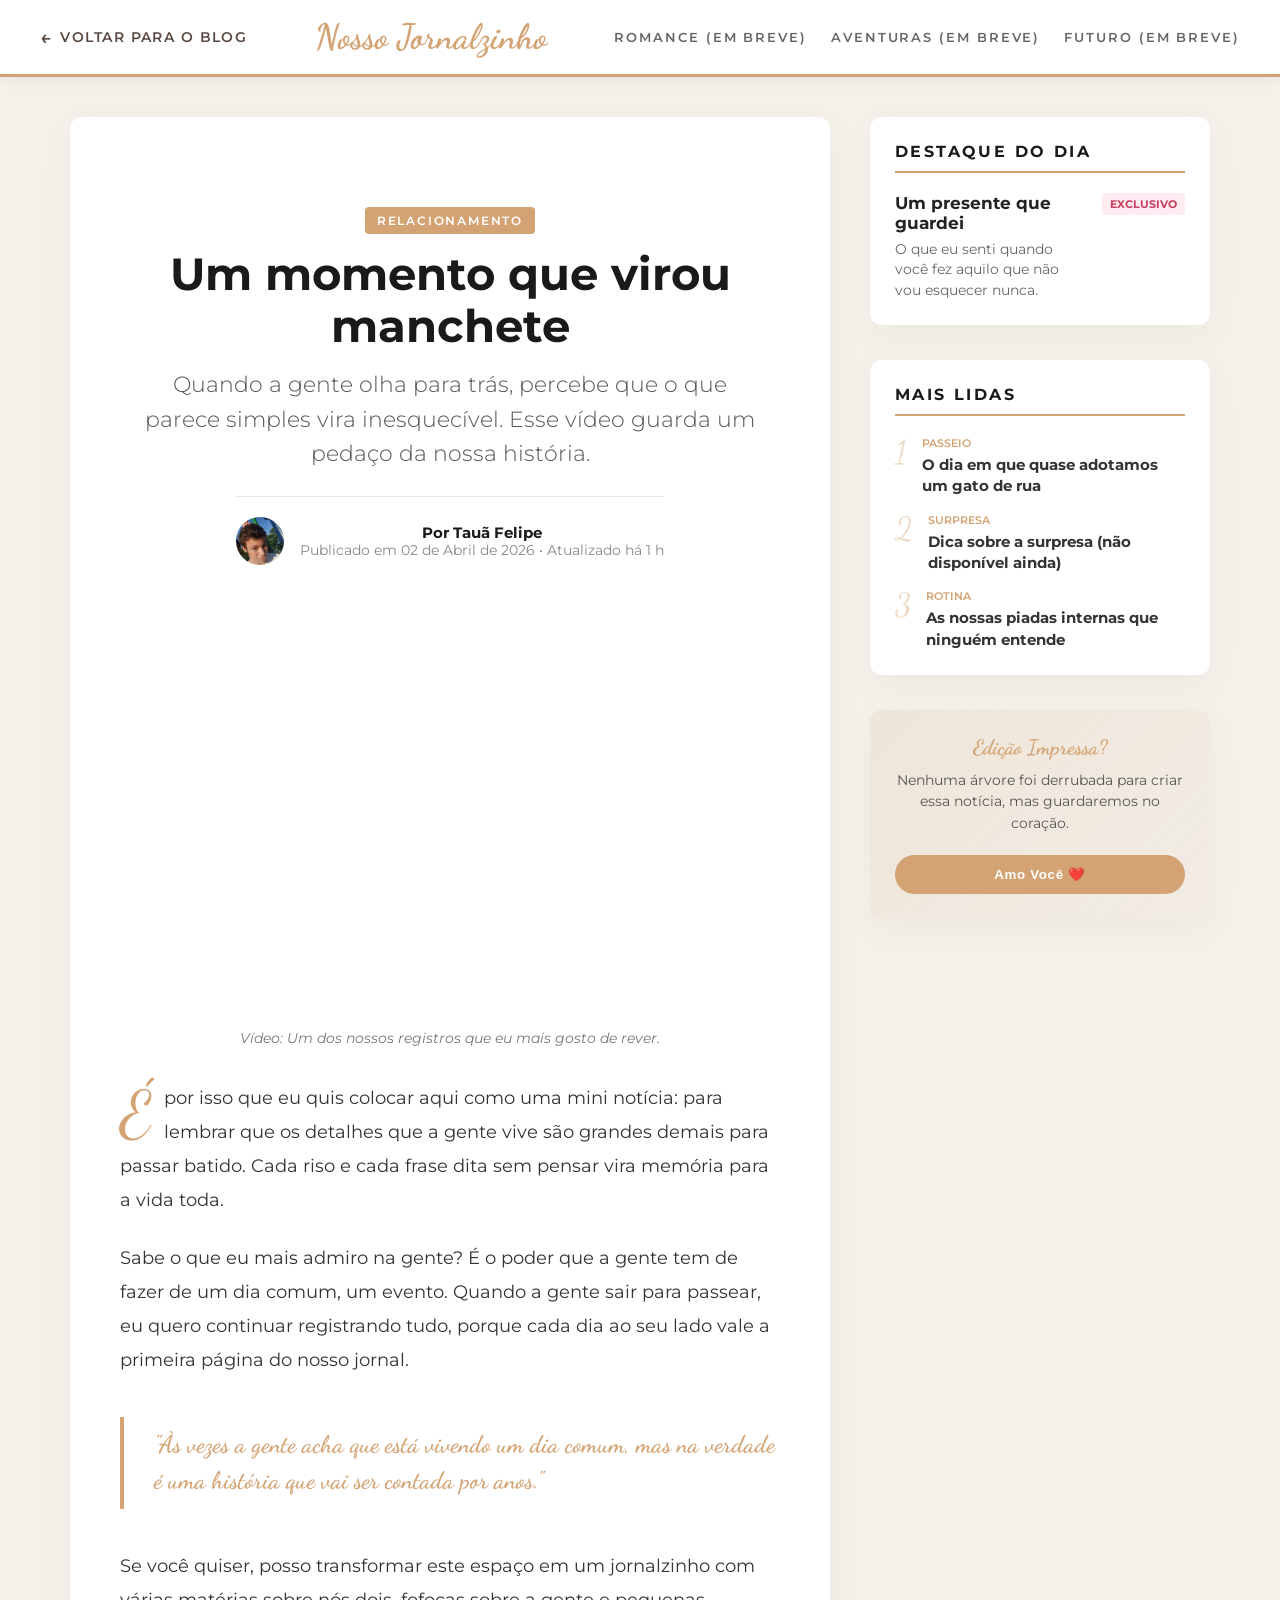
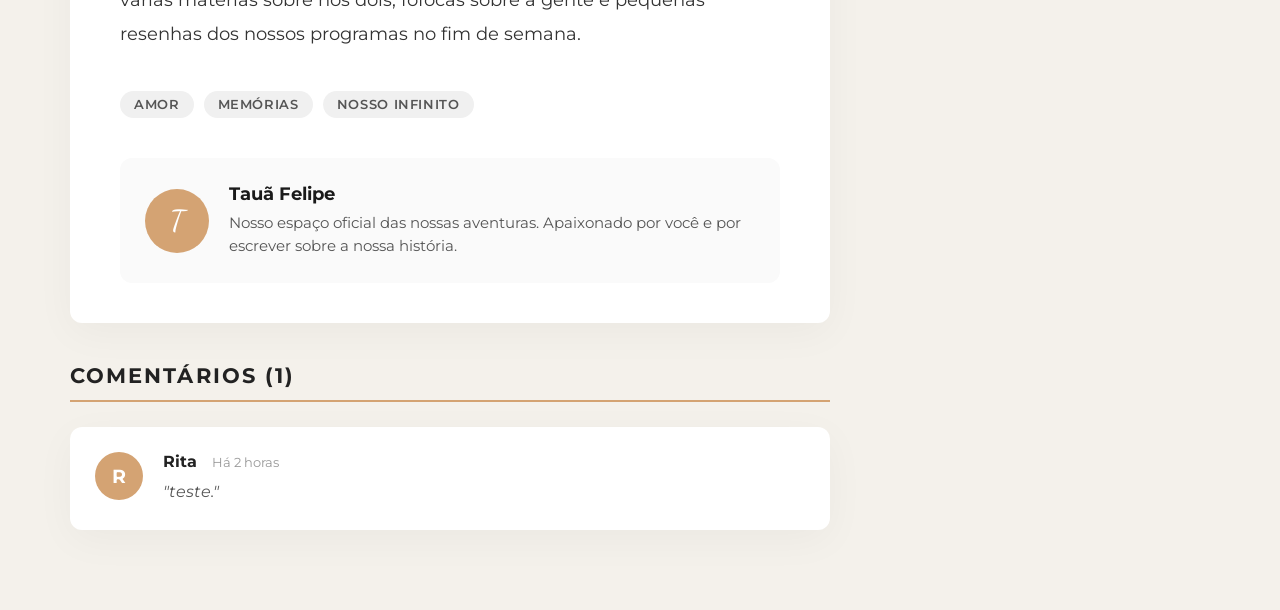
<file: blog-noticia.html>
<!DOCTYPE html>
<html lang="pt-br">
<head>
    <meta charset="UTF-8">
    <meta name="viewport" content="width=device-width, initial-scale=1.0">
    <title>Notícia - Nosso Infinito Particular</title>
    <link rel="icon" href="./favicon.ico" type="image/x-icon">
    <link href="https://fonts.googleapis.com/css2?family=Dancing+Script:wght@600&family=Montserrat:wght@300;400;500;600;700&display=swap" rel="stylesheet">
    <link rel="stylesheet" href="style.css">
</head>
<body class="news-page">
    
    <nav class="news-nav">
        <a class="news-nav-back" href="index.html#posts">
            <span class="back-arrow">←</span> Voltar para o Blog
        </a>
        <div class="news-logo">Nosso Jornalzinho</div>
        <div class="news-nav-links">
            <a href="#">Romance (em breve)</a>
            <a href="#">Aventuras (em breve)</a>
            <a href="#">Futuro (em breve)</a>
        </div>
    </nav>

    <div class="news-layout">
        <!-- Coluna da Matéria Principal -->
        <main class="news-main-content">
            <article class="news-article-box">
                <header class="news-article-header">
                    <span class="news-kicker">Relacionamento</span>
                    <h1 class="news-headline">Um momento que virou manchete</h1>
                    <h2 class="news-subheadline">Quando a gente olha para trás, percebe que o que parece simples vira inesquecível. Esse vídeo guarda um pedaço da nossa história.</h2>
                    
                    <div class="news-author-meta">
                        <img src="./assets/img/gato-1.jpg" alt="Autor" class="news-author-img">
                        <div class="news-meta-text">
                            <strong>Por Tauã Felipe</strong>
                            <span>Publicado em 02 de Abril de 2026 • Atualizado há 1 h</span>
                        </div>
                    </div>
                </header>

                <div class="news-media-container">
                    <iframe src="https://www.youtube.com/embed/cF2oNewK6p4?si=caFurJA8Wj9mNby1" title="YouTube video player" allow="accelerometer; autoplay; clipboard-write; encrypted-media; gyroscope; picture-in-picture; web-share" referrerpolicy="strict-origin-when-cross-origin" allowfullscreen></iframe>
                    <p class="news-media-caption">Vídeo: Um dos nossos registros que eu mais gosto de rever.</p>
                </div>

                <div class="news-body-content">
                    <p><span class="news-dropcap">É</span> por isso que eu quis colocar aqui como uma mini notícia: para lembrar que os detalhes que a gente vive são grandes demais para passar batido. Cada riso e cada frase dita sem pensar vira memória para a vida toda.</p>
                    
                    <p>Sabe o que eu mais admiro na gente? É o poder que a gente tem de fazer de um dia comum, um evento. Quando a gente sair para passear, eu quero continuar registrando tudo, porque cada dia ao seu lado vale a primeira página do nosso jornal.</p>
                    
                    <blockquote class="news-inline-quote">
                        "Às vezes a gente acha que está vivendo um dia comum, mas na verdade é uma história que vai ser contada por anos."
                    </blockquote>

                    <p>Se você quiser, posso transformar este espaço em um jornalzinho com várias matérias sobre nós dois, fofocas sobre a gente e pequenas resenhas dos nossos programas no fim de semana.</p>
                </div>

                <div class="news-tags">
                    <span class="news-tag">Amor</span>
                    <span class="news-tag">Memórias</span>
                    <span class="news-tag">Nosso Infinito</span>
                </div>

                <div class="news-author-footer">
                    <div class="news-avatar-lg">T</div>
                    <div class="news-author-footer-info">
                        <h4>Tauã Felipe</h4>
                        <p>Nosso espaço oficial das nossas aventuras. Apaixonado por você e por escrever sobre a nossa história.</p>
                    </div>
                </div>
            </article>

            <!-- Sessão de Comentários isolada -->
            <section class="news-comments-section">
                <h3 class="news-section-title">Comentários (1)</h3>
                
                <div class="news-comment-box">
                    <div class="news-comment-avatar">R</div>
                    <div class="news-comment-body">
                        <p class="news-comment-name">Rita <span class="news-comment-date">Há 2 horas</span></p>
                        <p class="news-comment-text">"teste."</p>
                    </div>
                </div>
            </section>
        </main>

        <!-- Coluna Lateral (Sidebar) -->
        <aside class="news-sidebar">
            <div class="news-widget">
                <h3 class="news-widget-title">Destaque do Dia</h3>
                <div class="news-split">
                    <div class="news-split-main">
                        <h4 class="news-split-title">Um presente que guardei</h4>
                        <p>O que eu senti quando você fez aquilo que não vou esquecer nunca.</p>
                    </div>
                    <div class="news-split-side">
                        <span class="news-split-label">Exclusivo</span>
                    </div>
                </div>
            </div>

            <div class="news-widget">
                <h3 class="news-widget-title">Mais Lidas</h3>
                <div class="news-related-list">
                    <a href="#" class="news-related-item">
                        <span class="news-related-number">1</span>
                        <div class="news-related-info">
                            <span class="news-related-kicker">Passeio</span>
                            <h4>O dia em que quase adotamos um gato de rua</h4>
                        </div>
                    </a>
                    <a href="#" class="news-related-item">
                        <span class="news-related-number">2</span>
                        <div class="news-related-info">
                            <span class="news-related-kicker">Surpresa</span>
                            <h4>Dica sobre a surpresa (não disponível ainda)</h4>
                        </div>
                    </a>
                    <a href="#" class="news-related-item">
                        <span class="news-related-number">3</span>
                        <div class="news-related-info">
                            <span class="news-related-kicker">Rotina</span>
                            <h4>As nossas piadas internas que ninguém entende</h4>
                        </div>
                    </a>
                </div>
            </div>

            <div class="news-widget news-newsletter">
                <h3>Edição Impressa?</h3>
                <p>Nenhuma árvore foi derrubada para criar essa notícia, mas guardaremos no coração.</p>
                <button class="news-btn-love">Amo Você ❤️</button>
            </div>
        </aside>
    </div>

</body>
</html>
</file>
<file: style.css>
:root {
    --bg-color: #fdf6ec; /* Bege clarinho tipo papel antigo */
    --accent-color: #d4a373; /* Tom bronze/madeira */
    --text-color: #5b4a42;
    --polaroid-white: #ffffff;
}

/* ===== BASE ===== */
body {
    background-color: var(--bg-color);
    color: var(--text-color);
    font-family: 'Montserrat', sans-serif;
    margin: 0;
    padding: 0;
    overflow-x: hidden;
}

html {
    scroll-behavior: smooth;
}

header {
    text-align: center;
    padding: 50px 20px;
    display: flex;
    flex-direction: column;
    align-items: center;
}

h1 {
    font-family: 'Dancing Script', cursive;
    font-size: 3rem;
    margin-bottom: 10px;
    color: var(--accent-color);
}

.container {
    max-width: 900px;
    margin: 0 auto;
    padding: 20px;
}

footer {
    text-align: center;
    padding: 60px 20px;
    font-size: 0.9rem;
    opacity: 0.7;
}

button {
    background: var(--accent-color);
    border: none;
    color: white;
    padding: 8px 15px;
    border-radius: 20px;
    cursor: pointer;
}

.logo-header {
    border-radius: 50%;
    width: 40vw;
}

.slide-call-btn {
    display: inline-block;
    margin-top: 16px;
    color: var(--accent-color);
    text-decoration: none;
    font-size: 2.2rem;
    font-weight: 400;
    line-height: 1;
    opacity: 0.72;
    transition: color 0.2s ease, opacity 0.2s ease;
    animation: slideBounce 1.5s ease-in-out infinite;
}

.slide-call-btn:hover {
    color: #b87e49;
    opacity: 1;
}

.fixed-menu {
    position: fixed;
    top: 20px;
    right: 20px;
    z-index: 100;
}

.fixed-menu-toggle {
    background: var(--accent-color);
    color: white;
    padding: 10px 15px;
    border-radius: 50px;
    box-shadow: 0 4px 10px rgba(0, 0, 0, 0.2);
    font-size: 1rem;
    font-weight: 500;
    cursor: pointer;
    list-style: none;
    transition: background 0.3s ease, transform 0.2s ease;
}

.fixed-menu-toggle::-webkit-details-marker {
    display: none;
}

.fixed-menu-toggle:hover {
    background: #b87e49;
    transform: translateY(-2px);
}

.fixed-menu-panel {
    margin-top: 10px;
    background: var(--polaroid-white);
    border-radius: 16px;
    box-shadow: 0 8px 20px rgba(0, 0, 0, 0.12);
    padding: 10px;
    display: flex;
    flex-direction: column;
    gap: 8px;
}

.fixed-menu:not([open]) .fixed-menu-panel {
    display: none;
}

.fixed-menu-panel a {
    color: var(--text-color);
    text-decoration: none;
    padding: 8px 12px;
    border-radius: 12px;
    transition: background 0.2s ease;
}

.fixed-menu-panel a:hover {
    background: rgba(212, 163, 115, 0.15);
}

@keyframes slideBounce {
    0%,
    20%,
    50%,
    80%,
    100% {
        transform: translateY(0);
    }

    40% {
        transform: translateY(7px);
    }

    60% {
        transform: translateY(3px);
    }
}

/* ===== POLAROIDS ===== */
.album {
    display: flex;
    flex-wrap: wrap;
    justify-content: center;
    gap: 40px;
    margin-top: 30px;
}

.polaroid {
    background: var(--polaroid-white);
    padding: 15px 15px 40px 15px;
    box-shadow: 0 10px 20px rgba(0, 0, 0, 0.1);
    transition: transform 0.3s ease;
    cursor: pointer;
    width: 250px;
    border: 1px solid #eee;
}

.polaroid img {
    width: 100%;
    height: 200px;
    object-fit: cover;
    filter: sepia(20%);
}

.polaroid p {
    font-family: 'Dancing Script', cursive;
    text-align: center;
    font-size: 1.2rem;
    margin-top: 15px;
}

/* Rotações para parecer fotos jogadas na mesa */
.p1 {
    transform: rotate(-3deg);
}

.p2 {
    transform: rotate(2deg);
}

.p3 {
    transform: rotate(-2deg);
}

.p4 {
    transform: rotate(4deg);
}

.polaroid:hover {
    transform: scale(1.05) rotate(0deg) !important;
    z-index: 10;
}

/* ===== BADGE DE CARD NOVO ===== */
.mural-card {
    position: relative;
}

.card-badge-new {
    position: absolute;
    top: 10px;
    right: 10px;
    background: #e65c4f;
    color: #fff;
    font-size: 0.68rem;
    font-weight: 600;
    letter-spacing: 0.08em;
    text-transform: uppercase;
    padding: 6px 10px;
    border-radius: 999px;
    box-shadow: 0 6px 14px rgba(230, 92, 79, 0.35);
    z-index: 2;
}

/* ===== BOTTOM SHEET POLAROID ===== */
.bs-overlay {
    display: none;
    position: fixed;
    inset: 0;
    background: rgba(91, 74, 66, 0.45);
    z-index: 200;
    align-items: flex-end;
    justify-content: center;
}

.bs-overlay.open {
    display: flex;
}

.bs-sheet {
    background: var(--bg-color);
    width: 100%;
    max-width: 640px;
    border-radius: 28px 28px 0 0;
    padding: 0;
    box-shadow: 0 -8px 40px rgba(0, 0, 0, 0.15);
    transform: translateY(100%);
    transition: transform 0.38s cubic-bezier(0.32, 0.72, 0, 1);
    position: relative;
    max-height: 88vh;
    display: flex;
    flex-direction: column;
}

.bs-sheet-top {
    flex-shrink: 0;
    position: relative;
    padding: 28px 28px 0;
}

.bs-body {
    overflow-y: auto;
    -webkit-overflow-scrolling: touch;
    padding: 20px 28px 48px;
}

.bs-overlay.open .bs-sheet {
    transform: translateY(0);
}

.bs-handle {
    width: 40px;
    height: 4px;
    background: var(--accent-color);
    opacity: 0.35;
    border-radius: 99px;
    margin: 0 auto 20px;
}

.bs-close {
    position: absolute;
    top: 10px;
    right: 14px;
    background: none;
    border: none;
    font-size: 1.3rem;
    cursor: pointer;
    color: var(--text-color);
    opacity: 0.45;
    padding: 10px;
    min-width: 44px;
    min-height: 44px;
    display: flex;
    align-items: center;
    justify-content: center;
    touch-action: manipulation;
}

.bs-close:hover {
    opacity: 1;
}

.bs-img {
    width: 100%;
    max-height: 260px;
    object-fit: cover;
    border-radius: 16px;
    filter: sepia(15%);
    margin-bottom: 22px;
}

.bs-title {
    font-family: 'Dancing Script', cursive;
    font-size: 2rem;
    color: var(--accent-color);
    margin: 0 0 14px;
}

.bs-text {
    font-size: 0.97rem;
    font-weight: 300;
    line-height: 1.85;
    white-space: pre-line;
}

/* ===== NECO + PLAYER ===== */
.neco-section {
    margin-top: 100px;
    text-align: center;
    padding: 40px;
    background: rgba(212, 163, 115, 0.1);
    border-radius: 20px;
}

.neco-section h2 {
    font-family: 'Dancing Script', cursive;
}

#music-player {
    position: fixed;
    bottom: 20px;
    right: 20px;
    background: var(--polaroid-white);
    padding: 10px;
    border-radius: 50px;
    box-shadow: 0 4px 10px rgba(0, 0, 0, 0.1);
    display: flex;
    align-items: center;
    gap: 10px;
    z-index: 99;
}

#track-name {
    display: inline-flex;
    align-items: center;
    gap: 8px;
    font-weight: 500;
}

#music-player button {
    display: inline-flex;
    align-items: center;
    gap: 8px;
}

#music-player i {
    font-size: 0.9rem;
}

@media screen and (max-width: 550px) {
    #music-player {
        left: 12px;
        right: 12px;
        bottom: 12px;
        border-radius: 18px;
        justify-content: center;
        flex-wrap: wrap;
    }
}

/* ===== HERO FOTO FAVORITA ===== */
.hero-foto {
    position: relative;
    width: 100%;
    height: 100vh;
    background-image: url('assets/img/favorite.jpg');
    background-size: cover;
    background-position: center;
    background-attachment: fixed;
    display: flex;
    align-items: center;
    justify-content: center;
    margin-top: 80px;
}

@media screen and (max-width: 550px) {
    .logo-header {
        width: 100%;
        padding-bottom: 10vh;
    }

    .slide-call-btn {
        margin-top: 14px;
        font-size: 1.9rem;
    }

    .hero-foto {
        height: 80vh;
        background-position: calc(50% + 100px);
    }
}

.hero-foto::before {
    content: '';
    position: absolute;
    inset: 0;
    background: linear-gradient(to bottom, rgba(0, 0, 0, 0.25) 0%, rgba(91, 74, 66, 0.55) 100%);
}

.hero-foto-content {
    position: relative;
    z-index: 1;
    text-align: center;
    color: #fff;
    padding: 20px;
}

.hero-foto-content h2 {
    font-family: 'Dancing Script', cursive;
    font-size: 3.5rem;
    margin: 0 0 10px;
    text-shadow: 0 2px 12px rgba(0, 0, 0, 0.4);
}

.hero-foto-content p {
    font-size: 1.1rem;
    font-weight: 300;
    letter-spacing: 0.05em;
    text-shadow: 0 1px 6px rgba(0, 0, 0, 0.4);
    max-width: 600px;
    margin: 0 auto;
}

/* ===== SESSAO DE SENTIMENTOS ===== */
.feelings-section {
    max-width: 820px;
    margin: 100px auto;
    padding: 0 20px;
}

.feelings-section > .section-title {
    font-family: 'Dancing Script', cursive;
    font-size: 2.6rem;
    color: var(--accent-color);
    text-align: center;
    margin-bottom: 60px;
}

.feeling-card {
    display: flex;
    align-items: flex-start;
    gap: 24px;
    margin-bottom: 60px;
    opacity: 0;
    transform: translateY(40px);
    transition: opacity 0.7s ease, transform 0.7s ease;
}

.feeling-card.visible {
    opacity: 1;
    transform: translateY(0);
}

.feeling-card.reverse {
    flex-direction: row-reverse;
}

.feeling-number {
    font-family: 'Dancing Script', cursive;
    font-size: 4rem;
    color: var(--accent-color);
    opacity: 0.35;
    line-height: 1;
    min-width: 60px;
    text-align: center;
}

.feeling-text h3 {
    font-family: 'Dancing Script', cursive;
    font-size: 1.8rem;
    color: var(--accent-color);
    margin: 0 0 10px;
}

.feeling-text p {
    line-height: 1.8;
    font-weight: 300;
    font-size: 1rem;
}

.feelings-divider {
    width: 60px;
    height: 2px;
    background: var(--accent-color);
    opacity: 0.4;
    margin: 0 auto 60px;
}

.declaration-block {
    background: rgba(212, 163, 115, 0.12);
    border-left: 4px solid var(--accent-color);
    border-radius: 0 16px 16px 0;
    padding: 30px 36px;
    margin: 0 0 60px;
    font-family: 'Dancing Script', cursive;
    font-size: 1.5rem;
    line-height: 1.7;
    color: var(--text-color);
    opacity: 0;
    transform: translateY(30px);
    transition: opacity 0.7s ease, transform 0.7s ease;
}

.declaration-block.visible {
    opacity: 1;
    transform: translateY(0);
}

/* ===== CARTA DA RITA ===== */
.rita-section {
    max-width: 900px;
    margin: 40px auto 20px;
    padding: 0 20px;
}

.rita-card {
    background:
        linear-gradient(135deg, rgba(255, 255, 255, 0.96) 0%, rgba(253, 246, 236, 0.94) 100%),
        repeating-linear-gradient(
            0deg,
            transparent,
            transparent 31px,
            rgba(212, 163, 115, 0.12) 31px,
            rgba(212, 163, 115, 0.12) 32px
        );
    border: 1px solid rgba(212, 163, 115, 0.4);
    border-radius: 20px;
    box-shadow: 0 12px 32px rgba(0, 0, 0, 0.08);
    padding: 28px 24px;
    position: relative;
    opacity: 0;
    transform: translateY(26px);
    transition: opacity 0.75s ease, transform 0.75s ease;
}

.rita-card::before {
    content: '';
    position: absolute;
    left: 24px;
    top: 24px;
    bottom: 24px;
    width: 3px;
    border-radius: 4px;
    background: rgba(212, 163, 115, 0.45);
}

.rita-card.visible {
    opacity: 1;
    transform: translateY(0);
}

.rita-card h2 {
    margin: 0 0 16px 22px;
    color: var(--accent-color);
    font-family: 'Dancing Script', cursive;
    font-size: 2rem;
}

.rita-letter-text {
    margin: 0 0 0 22px;
    line-height: 1.8;
    font-weight: 300;
    white-space: pre-line;
}

/* ===== CARTA ROMANTICA ===== */
.carta-section {
    max-width: 900px;
    margin: 0 auto 30px;
    padding: 0 20px;
}

.love-letter-card {
    background:
        linear-gradient(135deg, rgba(255, 255, 255, 0.96) 0%, rgba(253, 246, 236, 0.94) 100%),
        repeating-linear-gradient(
            0deg,
            transparent,
            transparent 31px,
            rgba(212, 163, 115, 0.12) 31px,
            rgba(212, 163, 115, 0.12) 32px
        );
    border: 1px solid rgba(212, 163, 115, 0.4);
    border-radius: 20px;
    box-shadow: 0 12px 32px rgba(0, 0, 0, 0.08);
    padding: 28px 24px;
    position: relative;
    opacity: 0;
    transform: translateY(30px);
    transition: opacity 0.85s ease, transform 0.85s ease;
}

.love-letter-card.visible {
    opacity: 1;
    transform: translateY(0);
}

.love-letter-card::before {
    content: '';
    position: absolute;
    left: 24px;
    top: 24px;
    bottom: 24px;
    width: 3px;
    border-radius: 4px;
    background: rgba(212, 163, 115, 0.45);
}

.letter-kicker {
    margin: 0 0 8px 22px;
    font-size: 0.75rem;
    letter-spacing: 0.16em;
    text-transform: uppercase;
    color: var(--accent-color);
    opacity: 0.8;
}

.love-letter-card h2 {
    margin: 0 0 14px 22px;
    color: var(--accent-color);
    font-family: 'Dancing Script', cursive;
    font-size: 2rem;
}

.love-letter-text {
    margin: 0 0 0 22px;
    white-space: pre-line;
    line-height: 1.9;
    font-weight: 300;
}

@media screen and (max-width: 550px) {
    .love-letter-card,
    .rita-card {
        border-radius: 16px;
        padding: 22px 18px;
    }

    .love-letter-card::before,
    .rita-card::before {
        left: 16px;
        top: 18px;
        bottom: 18px;
    }

    .letter-kicker,
    .love-letter-card h2,
    .love-letter-text,
    .rita-card h2,
    .rita-letter-text {
        margin-left: 14px;
    }
}

/* ===== GALERIA COM SCROLL ===== */
.gallery-section {
    margin-top: 100px;
    padding: 60px 0;
    background: rgba(212, 163, 115, 0.07);
}

.gallery-section h2 {
    font-family: 'Dancing Script', cursive;
    font-size: 2.4rem;
    color: var(--accent-color);
    text-align: center;
    margin-bottom: 40px;
}

.scroll-track-wrapper {
    overflow: hidden;
    position: relative;
}

.scroll-track-wrapper::before,
.scroll-track-wrapper::after {
    content: '';
    position: absolute;
    top: 0;
    bottom: 0;
    width: 80px;
    z-index: 2;
    pointer-events: none;
}

.scroll-track-wrapper::before {
    left: 0;
    background: linear-gradient(to right, rgba(253, 246, 236, 1), rgba(253, 246, 236, 0));
}

.scroll-track-wrapper::after {
    right: 0;
    background: linear-gradient(to left, rgba(253, 246, 236, 1), rgba(253, 246, 236, 0));
}

.scroll-track {
    display: flex;
    gap: 20px;
    padding: 20px 80px;
    animation: autoScroll 40s linear infinite;
    width: max-content;
}

.scroll-track:hover {
    animation-play-state: paused;
}

.scroll-img {
    width: 260px;
    height: 340px;
    object-fit: cover;
    border-radius: 14px;
    box-shadow: 0 8px 24px rgba(0, 0, 0, 0.15);
    filter: sepia(15%);
    transition: transform 0.3s ease, filter 0.3s ease;
    flex-shrink: 0;
}

.scroll-img:hover {
    transform: scale(1.04) translateY(-6px);
    filter: sepia(0%);
}

@keyframes autoScroll {
    0% {
        transform: translateX(0);
    }

    100% {
        transform: translateX(-50%);
    }
}

/* ===== MURAL ===== */
.mural-section {
    max-width: 1000px;
    margin: 100px auto;
    padding: 0 20px;
}

.mural-section > h2 {
    font-family: 'Dancing Script', cursive;
    font-size: 2.6rem;
    color: var(--accent-color);
    text-align: center;
    margin-bottom: 12px;
}

.mural-section > .mural-subtitle {
    text-align: center;
    font-weight: 300;
    font-size: 0.95rem;
    opacity: 0.7;
    margin-bottom: 60px;
}

.mural-grid {
    display: grid;
    grid-template-columns: repeat(auto-fill, minmax(260px, 1fr));
    gap: 32px;
}

.mural-card {
    background: var(--polaroid-white);
    border-radius: 18px;
    box-shadow: 0 8px 28px rgba(0, 0, 0, 0.09);
    overflow: hidden;
    display: flex;
    flex-direction: column;
    opacity: 0;
    transform: translateY(40px);
    transition: opacity 0.6s ease, transform 0.6s ease, box-shadow 0.3s ease;
}

.mural-card.visible {
    opacity: 1;
    transform: translateY(0);
}

.mural-card:hover {
    box-shadow: 0 16px 40px rgba(0, 0, 0, 0.15);
}

.mural-card-img {
    width: 100%;
    height: 200px;
    object-fit: cover;
    display: block;
    filter: sepia(10%);
    transition: filter 0.3s ease, transform 0.3s ease;
}

.mural-card:hover .mural-card-img {
    filter: sepia(0%);
    transform: scale(1.03);
}

.mural-card-placeholder {
    width: 100%;
    height: 200px;
    background: linear-gradient(135deg, rgba(212, 163, 115, 0.18) 0%, rgba(212, 163, 115, 0.06) 100%);
    display: flex;
    align-items: center;
    justify-content: center;
    font-size: 3rem;
}

.mural-card-body {
    padding: 18px 20px 22px;
    flex: 1;
}

.mural-card-type {
    font-size: 0.7rem;
    font-weight: 400;
    letter-spacing: 0.12em;
    text-transform: uppercase;
    color: var(--accent-color);
    margin-bottom: 6px;
}

.mural-card-title {
    font-family: 'Dancing Script', cursive;
    font-size: 1.4rem;
    color: var(--text-color);
    margin: 0 0 8px;
}

.mural-card-desc {
    font-size: 0.88rem;
    font-weight: 300;
    line-height: 1.7;
    opacity: 0.85;
}

/* ===== SEÇÃO DO BLOG ===== */
.blog-section {
    max-width: 900px;
    margin: 100px auto;
    padding: 0 20px;
    text-align: center;
}

.blog-section h2 {
    font-family: 'Dancing Script', cursive;
    font-size: 2.6rem;
    color: var(--accent-color);
    margin-bottom: 12px;
}

.blog-section p {
    font-size: 0.95rem;
    opacity: 0.7;
    margin-bottom: 60px;
}

.blog-posts {
    display: grid;
    gap: 40px;
}

.blog-post {
    background: var(--polaroid-white);
    border-radius: 18px;
    box-shadow: 0 8px 28px rgba(0, 0, 0, 0.09);
    padding: 30px;
    text-align: left;
    opacity: 0;
    transform: translateY(40px);
    transition: opacity 0.6s ease, transform 0.6s ease;
    text-decoration: none;
    color: inherit;
    display: block;
}

.blog-post.visible {
    opacity: 1;
    transform: translateY(0);
}

.blog-post:hover {
    box-shadow: 0 16px 40px rgba(0, 0, 0, 0.14);
    transform: translateY(-4px);
}

.blog-post h3 {
    font-family: 'Dancing Script', cursive;
    font-size: 1.8rem;
    color: var(--accent-color);
    margin-bottom: 15px;
}

.blog-post h3.blog-post-title {
    margin-top: 10px;
    margin-bottom: 12px;
    font-size: 1.4rem;
}

.news-category-badge {
    background-color: var(--accent-color, #c8a2c8);
    color: white;
    padding: 4px 10px;
    border-radius: 4px;
    font-size: 0.8rem;
    font-weight: bold;
    text-transform: uppercase;
}

.blog-post-desc {
    margin-top: 12px;
    color: #555;
    line-height: 1.5;
}

.blog-post-footer {
    display: flex;
    justify-content: space-between;
    align-items: center;
    margin-top: 16px;
    padding-top: 16px;
    border-top: 1px solid #eee;
}

.blog-post-meta {
    display: flex;
    gap: 15px;
    color: #888;
}

.blog-read-more {
    color: var(--accent-color, #c8a2c8);
    font-weight: bold;
    font-size: 0.9rem;
}

.blog-video {
    position: relative;
    padding-top: 56.25%;
    border-radius: 16px;
    overflow: hidden;
    box-shadow: 0 12px 28px rgba(0, 0, 0, 0.12);
    margin-bottom: 18px;
}

.blog-video iframe {
    position: absolute;
    inset: 0;
    width: 100%;
    height: 100%;
    border: 0;
}

.blog-post p {
    font-size: 1rem;
    line-height: 1.6;
    margin-bottom: 20px;
    opacity: 0.85;
}

.blog-post small {
    font-size: 0.8rem;
    opacity: 0.6;
}

.blog-open {
    background: linear-gradient(135deg, #e3b483 0%, #c08a59 100%);
    border: none;
    color: #fff;
    font-size: 0.82rem;
    letter-spacing: 0.12em;
    text-transform: uppercase;
    padding: 12px 20px;
    border-radius: 999px;
    box-shadow: 0 10px 24px rgba(91, 74, 66, 0.2);
    margin-bottom: 18px;
    cursor: pointer;
    transition: transform 0.2s ease, box-shadow 0.2s ease, filter 0.2s ease;
    text-decoration: none;
    display: inline-block;
}

.blog-open:hover {
    transform: translateY(-2px);
    box-shadow: 0 14px 28px rgba(91, 74, 66, 0.3);
    filter: brightness(1.05);
}

/* ===== PAGINA DE NOTICIA REFORMULADA ===== */
.news-page {
    background-color: #f4f1eb;
    color: #333;
    font-family: 'Montserrat', sans-serif;
    margin: 0;
    padding: 0;
}

.news-nav {
    display: flex;
    align-items: center;
    justify-content: space-between;
    background: #fff;
    padding: 16px 40px;
    border-bottom: 3px solid var(--accent-color);
    box-shadow: 0 4px 15px rgba(0, 0, 0, 0.05);
    margin-bottom: 40px;
}

.news-nav-back {
    color: var(--text-color);
    text-decoration: none;
    font-weight: 600;
    font-size: 0.9rem;
    text-transform: uppercase;
    letter-spacing: 0.1em;
    display: flex;
    align-items: center;
    gap: 8px;
    transition: color 0.2s ease;
}

.news-nav-back:hover {
    color: var(--accent-color);
}

.back-arrow {
    font-size: 1.2rem;
}

.news-logo {
    font-family: 'Dancing Script', cursive;
    font-size: 2.2rem;
    color: var(--accent-color);
    font-weight: 700;
}

.news-nav-links {
    display: flex;
    gap: 24px;
}

.news-nav-links a {
    color: #666;
    text-decoration: none;
    text-transform: uppercase;
    font-size: 0.8rem;
    letter-spacing: 0.15em;
    font-weight: 600;
    transition: color 0.2s ease;
}

.news-nav-links a:hover {
    color: var(--accent-color);
}

.news-layout {
    max-width: 1140px;
    margin: 0 auto;
    padding: 0 20px 80px;
    display: grid;
    grid-template-columns: 1fr 340px;
    gap: 40px;
    align-items: start;
}

/* --- Area do Artigo Principal --- */
.news-article-box {
    background: #fff;
    border-radius: 12px;
    padding: 40px 50px;
    box-shadow: 0 10px 40px rgba(0, 0, 0, 0.04);
}

.news-article-header {
    margin-bottom: 30px;
}

.news-kicker {
    background: var(--accent-color);
    color: #fff;
    font-size: 0.75rem;
    letter-spacing: 0.15em;
    text-transform: uppercase;
    padding: 6px 12px;
    border-radius: 4px;
    font-weight: 600;
    display: inline-block;
    margin-bottom: 15px;
}

.news-headline {
    font-size: 2.8rem;
    font-weight: 700;
    line-height: 1.15;
    color: #1a1a1a;
    margin: 0 0 15px;
    font-family: 'Montserrat', sans-serif;
}

.news-subheadline {
    font-size: 1.35rem;
    font-weight: 300;
    color: #555;
    line-height: 1.6;
    margin: 0 0 25px;
    font-family: 'Montserrat', sans-serif;
}

.news-author-meta {
    display: flex;
    align-items: center;
    gap: 16px;
    padding-top: 20px;
    border-top: 1px solid #eaeaea;
}

.news-author-img {
    width: 48px;
    height: 48px;
    border-radius: 50%;
    object-fit: cover;
}

.news-meta-text {
    display: flex;
    flex-direction: column;
}

.news-meta-text strong {
    color: #1a1a1a;
    font-size: 0.95rem;
}

.news-meta-text span {
    color: #888;
    font-size: 0.85rem;
}

.news-media-container {
    margin: 0 0 35px;
}

.news-media-container iframe {
    width: 100%;
    aspect-ratio: 16 / 9;
    border-radius: 8px;
    border: none;
}

.news-media-caption {
    font-size: 0.85rem;
    color: #777;
    margin: 10px 0 0;
    text-align: center;
    font-style: italic;
}

.news-dropcap {
    float: left;
    font-size: 4rem;
    line-height: 0.8;
    padding: 8px 12px 0 0;
    color: var(--accent-color);
    font-family: 'Dancing Script', cursive;
}

.news-body-content p {
    font-size: 1.15rem;
    line-height: 1.85;
    color: #333;
    margin: 0 0 24px;
}

.news-inline-quote {
    border-left: 4px solid var(--accent-color);
    margin: 40px 0;
    padding: 10px 0 10px 30px;
    font-size: 1.5rem;
    font-weight: 600;
    color: var(--accent-color);
    line-height: 1.5;
    font-family: 'Dancing Script', cursive;
}

.news-tags {
    display: flex;
    gap: 10px;
    margin: 40px 0;
}

.news-tag {
    background: #f0f0f0;
    color: #555;
    padding: 6px 14px;
    border-radius: 20px;
    font-size: 0.8rem;
    font-weight: 600;
    letter-spacing: 0.05em;
    text-transform: uppercase;
}

.news-author-footer {
    display: flex;
    gap: 20px;
    align-items: center;
    background: #fafafa;
    padding: 25px;
    border-radius: 12px;
    margin-top: 40px;
}

.news-avatar-lg {
    width: 64px;
    height: 64px;
    border-radius: 50%;
    background: var(--accent-color);
    color: #fff;
    display: flex;
    align-items: center;
    justify-content: center;
    font-size: 1.8rem;
    font-family: 'Dancing Script', cursive;
    flex-shrink: 0;
}

.news-author-footer-info h4 {
    margin: 0 0 8px;
    font-size: 1.1rem;
    color: #1a1a1a;
}

.news-author-footer-info p {
    margin: 0;
    font-size: 0.95rem;
    color: #555;
    line-height: 1.5;
}

/* --- Comentários Area Separada --- */
.news-comments-section {
    margin-top: 40px;
}

.news-section-title {
    font-size: 1.3rem;
    text-transform: uppercase;
    letter-spacing: 0.1em;
    color: #222;
    border-bottom: 2px solid var(--accent-color);
    padding-bottom: 12px;
    margin-bottom: 25px;
}

.news-comment-box {
    display: flex;
    gap: 20px;
    background: #fff;
    padding: 25px;
    border-radius: 12px;
    box-shadow: 0 10px 40px rgba(0, 0, 0, 0.04);
}

.news-comment-avatar {
    width: 48px;
    height: 48px;
    border-radius: 50%;
    background: #d4a373;
    color: #fff;
    display: flex;
    align-items: center;
    justify-content: center;
    font-weight: 700;
    font-size: 1.2rem;
    flex-shrink: 0;
}

.news-comment-name {
    margin: 0 0 8px;
    font-weight: 700;
    font-size: 1rem;
    color: #222;
}

.news-comment-date {
    font-weight: 400;
    color: #999;
    font-size: 0.8rem;
    margin-left: 10px;
}

.news-comment-text {
    margin: 0;
    font-size: 1rem;
    line-height: 1.6;
    color: #555;
    font-style: italic;
}

/* --- Sidebar --- */
.news-sidebar {
    display: flex;
    flex-direction: column;
    gap: 35px;
}

.news-widget {
    background: #fff;
    padding: 25px;
    border-radius: 12px;
    box-shadow: 0 10px 40px rgba(0, 0, 0, 0.04);
}

.news-widget-title {
    font-size: 1rem;
    text-transform: uppercase;
    letter-spacing: 0.15em;
    color: #1a1a1a;
    border-bottom: 2px solid var(--accent-color);
    padding-bottom: 10px;
    margin: 0 0 20px;
}

.news-split {
    display: flex;
    justify-content: space-between;
    gap: 15px;
}

.news-split-title {
    margin: 0 0 6px;
    font-size: 1.05rem;
    color: #222;
}

.news-split p {
    margin: 0;
    font-size: 0.85rem;
    color: #666;
    line-height: 1.5;
}

.news-split-side {
    display: flex;
    align-items: flex-start;
}

.news-split-label {
    background: #ffebf0;
    color: #c93e5e;
    font-size: 0.7rem;
    text-transform: uppercase;
    font-weight: 700;
    padding: 4px 8px;
    border-radius: 4px;
}

.news-related-list {
    display: flex;
    flex-direction: column;
    gap: 16px;
}

.news-related-item {
    display: flex;
    gap: 15px;
    text-decoration: none;
    align-items: flex-start;
}

.news-related-number {
    font-family: 'Dancing Script', cursive;
    font-size: 2rem;
    color: rgba(212, 163, 115, 0.4);
    line-height: 1;
}

.news-related-info h4 {
    margin: 0;
    font-size: 0.95rem;
    color: #333;
    line-height: 1.4;
    transition: color 0.2s ease;
}

.news-related-item:hover .news-related-info h4 {
    color: var(--accent-color);
}

.news-related-kicker {
    font-size: 0.7rem;
    text-transform: uppercase;
    color: var(--accent-color);
    font-weight: 600;
    margin-bottom: 4px;
    display: block;
}

.news-newsletter {
    background: linear-gradient(135deg, rgba(212, 163, 115, 0.15) 0%, rgba(212, 163, 115, 0.05) 100%);
    text-align: center;
}

.news-newsletter h3 {
    margin: 0 0 10px;
    font-size: 1.3rem;
    color: var(--accent-color);
    font-family: 'Dancing Script', cursive;
}

.news-newsletter p {
    font-size: 0.9rem;
    color: #555;
    margin: 0 0 20px;
    line-height: 1.5;
}

.news-btn-love {
    background: var(--accent-color);
    border: none;
    color: #fff;
    padding: 12px 24px;
    border-radius: 30px;
    font-weight: 600;
    letter-spacing: 0.05em;
    width: 100%;
    cursor: pointer;
    transition: background 0.2s ease;
}

.news-btn-love:hover {
    background: #b87e49;
}

@media screen and (max-width: 900px) {
    .news-layout {
        grid-template-columns: 1fr;
    }

    .news-article-box {
        padding: 30px 20px;
    }

    .news-headline {
        font-size: 2.2rem;
    }

    .news-subheadline {
        font-size: 1.1rem;
    }
}


/* ===== CONTADOR REGRESSIVO ===== */
.countdown-section {
    text-align: center;
    padding: 80px 20px 100px;
    background: linear-gradient(180deg, rgba(212, 163, 115, 0.08) 0%, rgba(253, 246, 236, 0) 100%);
}

.countdown-section h2 {
    font-family: 'Dancing Script', cursive;
    font-size: 2.4rem;
    color: var(--accent-color);
    margin-bottom: 8px;
}

.countdown-section .countdown-sub {
    font-size: 0.9rem;
    font-weight: 300;
    opacity: 0.65;
    margin-bottom: 48px;
    letter-spacing: 0.04em;
}

.countdown-boxes {
    display: flex;
    justify-content: center;
    gap: 20px;
    flex-wrap: wrap;
}

.countdown-box {
    background: var(--polaroid-white);
    border-radius: 20px;
    box-shadow: 0 8px 28px rgba(0, 0, 0, 0.09);
    padding: 28px 32px;
    min-width: 100px;
}

.countdown-box .cd-num {
    font-family: 'Dancing Script', cursive;
    font-size: 3.6rem;
    color: var(--accent-color);
    line-height: 1;
    display: block;
}

.countdown-box .cd-label {
    display: block;
    font-size: 0.7rem;
    letter-spacing: 0.12em;
    text-transform: uppercase;
    opacity: 0.55;
    margin-top: 6px;
}

.countdown-arrived {
    font-family: 'Dancing Script', cursive;
    font-size: 2.2rem;
    color: var(--accent-color);
    animation: pulseText 1.6s ease infinite;
}

.mystery-area {
    margin-top: 26px;
}

.mystery-button {
    background: linear-gradient(135deg, #722685 0%, #a959b1 100%);
    color: #fff;
    border: 1px solid rgba(63, 21, 73, 0.2);
    border-radius: 999px;
    padding: 12px 24px;
    font-size: 0.8rem;
    letter-spacing: 0.12em;
    text-transform: uppercase;
    box-shadow: 0 10px 24px rgba(58, 42, 34, 0.3);
    transition: transform 0.2s ease, box-shadow 0.2s ease, filter 0.2s ease;
}

.mystery-button:hover {
    transform: translateY(-2px);
    box-shadow: 0 14px 30px rgba(58, 42, 34, 0.4);
    filter: brightness(1.06);
}

.mystery-modal-overlay {
    display: none;
    position: fixed;
    inset: 0;
    z-index: 300;
    background: rgba(25, 17, 33, 0.6);
    align-items: center;
    justify-content: center;
    padding: 20px;
}

.mystery-modal-overlay.open {
    display: flex;
}

.mystery-modal {
    width: min(560px, 100%);
    background: linear-gradient(145deg, #fff3ff 0%, #f8e8ff 100%);
    border: 1px solid rgba(114, 38, 133, 0.2);
    border-radius: 24px;
    padding: 28px 24px;
    box-shadow: 0 22px 50px rgba(38, 11, 45, 0.35);
    position: relative;
    text-align: center;
}

.mystery-modal-title {
    font-family: 'Dancing Script', cursive;
    font-size: 2.2rem;
    color: #722685;
    margin: 0 0 12px;
}

.mystery-modal-text {
    font-size: 1rem;
    line-height: 1.8;
    margin: 0 0 10px;
}

.mystery-modal-close {
    position: absolute;
    top: 10px;
    right: 12px;
    border: none;
    background: transparent;
    color: #722685;
    font-size: 1.2rem;
    opacity: 0.6;
    cursor: pointer;
    min-width: 40px;
    min-height: 40px;
    padding: 8px;
}

.mystery-modal-close:hover {
    opacity: 1;
}

@keyframes pulseText {
    0%,
    100% {
        opacity: 1;
        transform: scale(1);
    }

    50% {
        opacity: 0.7;
        transform: scale(1.06);
    }
}

/* ===== SNOOPY FLUTUANTE ===== */
header,
.neco-section,
.feelings-section,
.countdown-section {
    position: relative;
    overflow: visible;
}

.snoopy-wrap {
    position: absolute;
    pointer-events: none;
    user-select: none;
    z-index: 5;
    opacity: 0.82;
    filter: drop-shadow(0 6px 16px rgba(0, 0, 0, 0.13));
    animation: snoopyFloat 5s ease-in-out infinite;
}

.snoopy-wrap img {
    width: 100%;
    display: block;
}

.snoopy-wrap.alt {
    animation-name: snoopyFloatB;
    animation-duration: 5.8s;
    animation-delay: 1s;
}

.snoopy-wrap.slow {
    animation-duration: 7s;
    animation-delay: 0.6s;
}

@keyframes snoopyFloat {
    0%,
    100% {
        transform: translateY(0) rotate(-3deg);
    }

    50% {
        transform: translateY(-18px) rotate(3deg);
    }
}

@keyframes snoopyFloatB {
    0%,
    100% {
        transform: translateY(0) rotate(3deg);
    }

    50% {
        transform: translateY(-14px) rotate(-4deg);
    }
}
</file>
